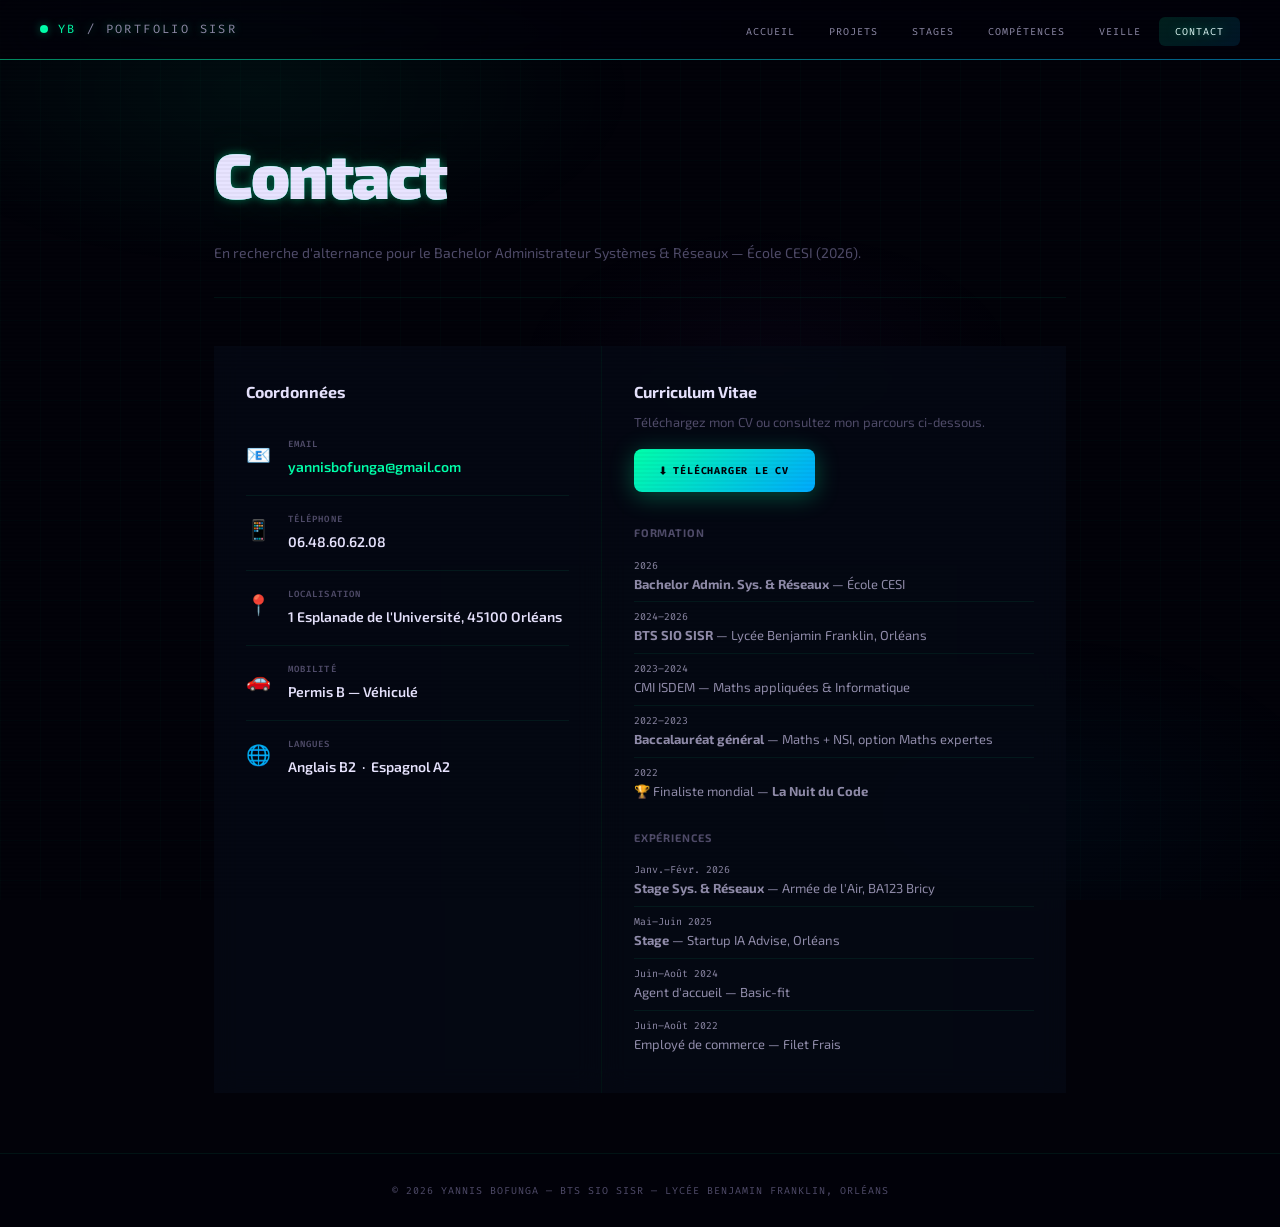
<file: contact.html>
<!DOCTYPE html>
<html lang="fr">
<head>
<meta charset="UTF-8"><meta name="viewport" content="width=device-width, initial-scale=1.0">
<title>Contact — Yannis BOFUNGA</title>
<link rel="preconnect" href="https://fonts.googleapis.com">
<link href="https://fonts.googleapis.com/css2?family=Inter:wght@400;500;600;700;800&family=JetBrains+Mono:wght@400;500&display=swap" rel="stylesheet">
<link rel="stylesheet" href="style.css">
</head>
<body><div class="scanlines"></div>
<nav>
  <div class="nav-brand">YB <span>/ Portfolio SISR</span></div>
  <ul class="nav-links">
    <li><a href="index.html">Accueil</a></li>
    <li><a href="projets.html">Projets</a></li>
    <li><a href="stage.html">Stages</a></li>
    <li><a href="competences.html">Compétences</a></li>
    <li><a href="veille.html">Veille</a></li>
    <li><a href="contact.html" class="active">Contact</a></li>
  </ul>
</nav>
<div class="container">
  <h1 class="page-title" data-text="Contact">Contact</h1>
  <p class="page-sub">En recherche d'alternance pour le Bachelor Administrateur Systèmes &amp; Réseaux — École CESI (2026).</p>

  <div class="contact-grid">
    <div class="contact-card">
      <h2 style="font-size:16px;font-weight:700;margin-bottom:16px">Coordonnées</h2>
      <div class="c-item">
        <div class="c-ico">📧</div>
        <div><div class="c-label">Email</div><div class="c-val"><a href="mailto:yannisbofunga@gmail.com">yannisbofunga@gmail.com</a></div></div>
      </div>
      <div class="c-item">
        <div class="c-ico">📱</div>
        <div><div class="c-label">Téléphone</div><div class="c-val">06.48.60.62.08</div></div>
      </div>
      <div class="c-item">
        <div class="c-ico">📍</div>
        <div><div class="c-label">Localisation</div><div class="c-val">1 Esplanade de l'Université, 45100 Orléans</div></div>
      </div>
      <div class="c-item">
        <div class="c-ico">🚗</div>
        <div><div class="c-label">Mobilité</div><div class="c-val">Permis B — Véhiculé</div></div>
      </div>
      <div class="c-item">
        <div class="c-ico">🌐</div>
        <div><div class="c-label">Langues</div><div class="c-val">Anglais B2 &nbsp;·&nbsp; Espagnol A2</div></div>
      </div>
    </div>

    <div class="contact-card">
      <h2 style="font-size:16px;font-weight:700;margin-bottom:6px">Curriculum Vitae</h2>
      <p style="font-size:13px;color:var(--muted);margin-bottom:16px">Téléchargez mon CV ou consultez mon parcours ci-dessous.</p>
      <a href="CVYannisBOFUNGA2.pdf" download class="btn btn-primary" style="margin-bottom:24px;display:inline-flex">⬇ Télécharger le CV</a>

      <div style="font-size:11px;font-weight:700;text-transform:uppercase;letter-spacing:.08em;color:var(--muted);margin-bottom:8px;margin-top:8px">Formation</div>
      <div style="font-size:13px;color:var(--ink2);padding:7px 0;border-bottom:1px solid var(--border);line-height:1.6"><span style="font-family:var(--mono);font-size:10px;color:var(--accent);display:block">2026</span><strong>Bachelor Admin. Sys. &amp; Réseaux</strong> — École CESI</div>
      <div style="font-size:13px;color:var(--ink2);padding:7px 0;border-bottom:1px solid var(--border);line-height:1.6"><span style="font-family:var(--mono);font-size:10px;color:var(--accent);display:block">2024–2026</span><strong>BTS SIO SISR</strong> — Lycée Benjamin Franklin, Orléans</div>
      <div style="font-size:13px;color:var(--ink2);padding:7px 0;border-bottom:1px solid var(--border);line-height:1.6"><span style="font-family:var(--mono);font-size:10px;color:var(--accent);display:block">2023–2024</span>CMI ISDEM — Maths appliquées &amp; Informatique</div>
      <div style="font-size:13px;color:var(--ink2);padding:7px 0;border-bottom:1px solid var(--border);line-height:1.6"><span style="font-family:var(--mono);font-size:10px;color:var(--accent);display:block">2022–2023</span><strong>Baccalauréat général</strong> — Maths + NSI, option Maths expertes</div>
      <div style="font-size:13px;color:var(--ink2);padding:7px 0;line-height:1.6"><span style="font-family:var(--mono);font-size:10px;color:var(--accent);display:block">2022</span>🏆 Finaliste mondial — <strong>La Nuit du Code</strong></div>

      <div style="font-size:11px;font-weight:700;text-transform:uppercase;letter-spacing:.08em;color:var(--muted);margin-bottom:8px;margin-top:20px">Expériences</div>
      <div style="font-size:13px;color:var(--ink2);padding:7px 0;border-bottom:1px solid var(--border);line-height:1.6"><span style="font-family:var(--mono);font-size:10px;color:var(--accent);display:block">Janv.–Févr. 2026</span><strong>Stage Sys. &amp; Réseaux</strong> — Armée de l'Air, BA123 Bricy</div>
      <div style="font-size:13px;color:var(--ink2);padding:7px 0;border-bottom:1px solid var(--border);line-height:1.6"><span style="font-family:var(--mono);font-size:10px;color:var(--accent);display:block">Mai–Juin 2025</span><strong>Stage</strong> — Startup IA Advise, Orléans</div>
      <div style="font-size:13px;color:var(--ink2);padding:7px 0;border-bottom:1px solid var(--border);line-height:1.6"><span style="font-family:var(--mono);font-size:10px;color:var(--accent);display:block">Juin–Août 2024</span>Agent d'accueil — Basic-fit</div>
      <div style="font-size:13px;color:var(--ink2);padding:7px 0;line-height:1.6"><span style="font-family:var(--mono);font-size:10px;color:var(--accent);display:block">Juin–Août 2022</span>Employé de commerce — Filet Frais</div>
    </div>
  </div>
</div>
<footer>© 2026 Yannis Bofunga — BTS SIO SISR — Lycée Benjamin Franklin, Orléans</footer>
</body>
</html>
</file>
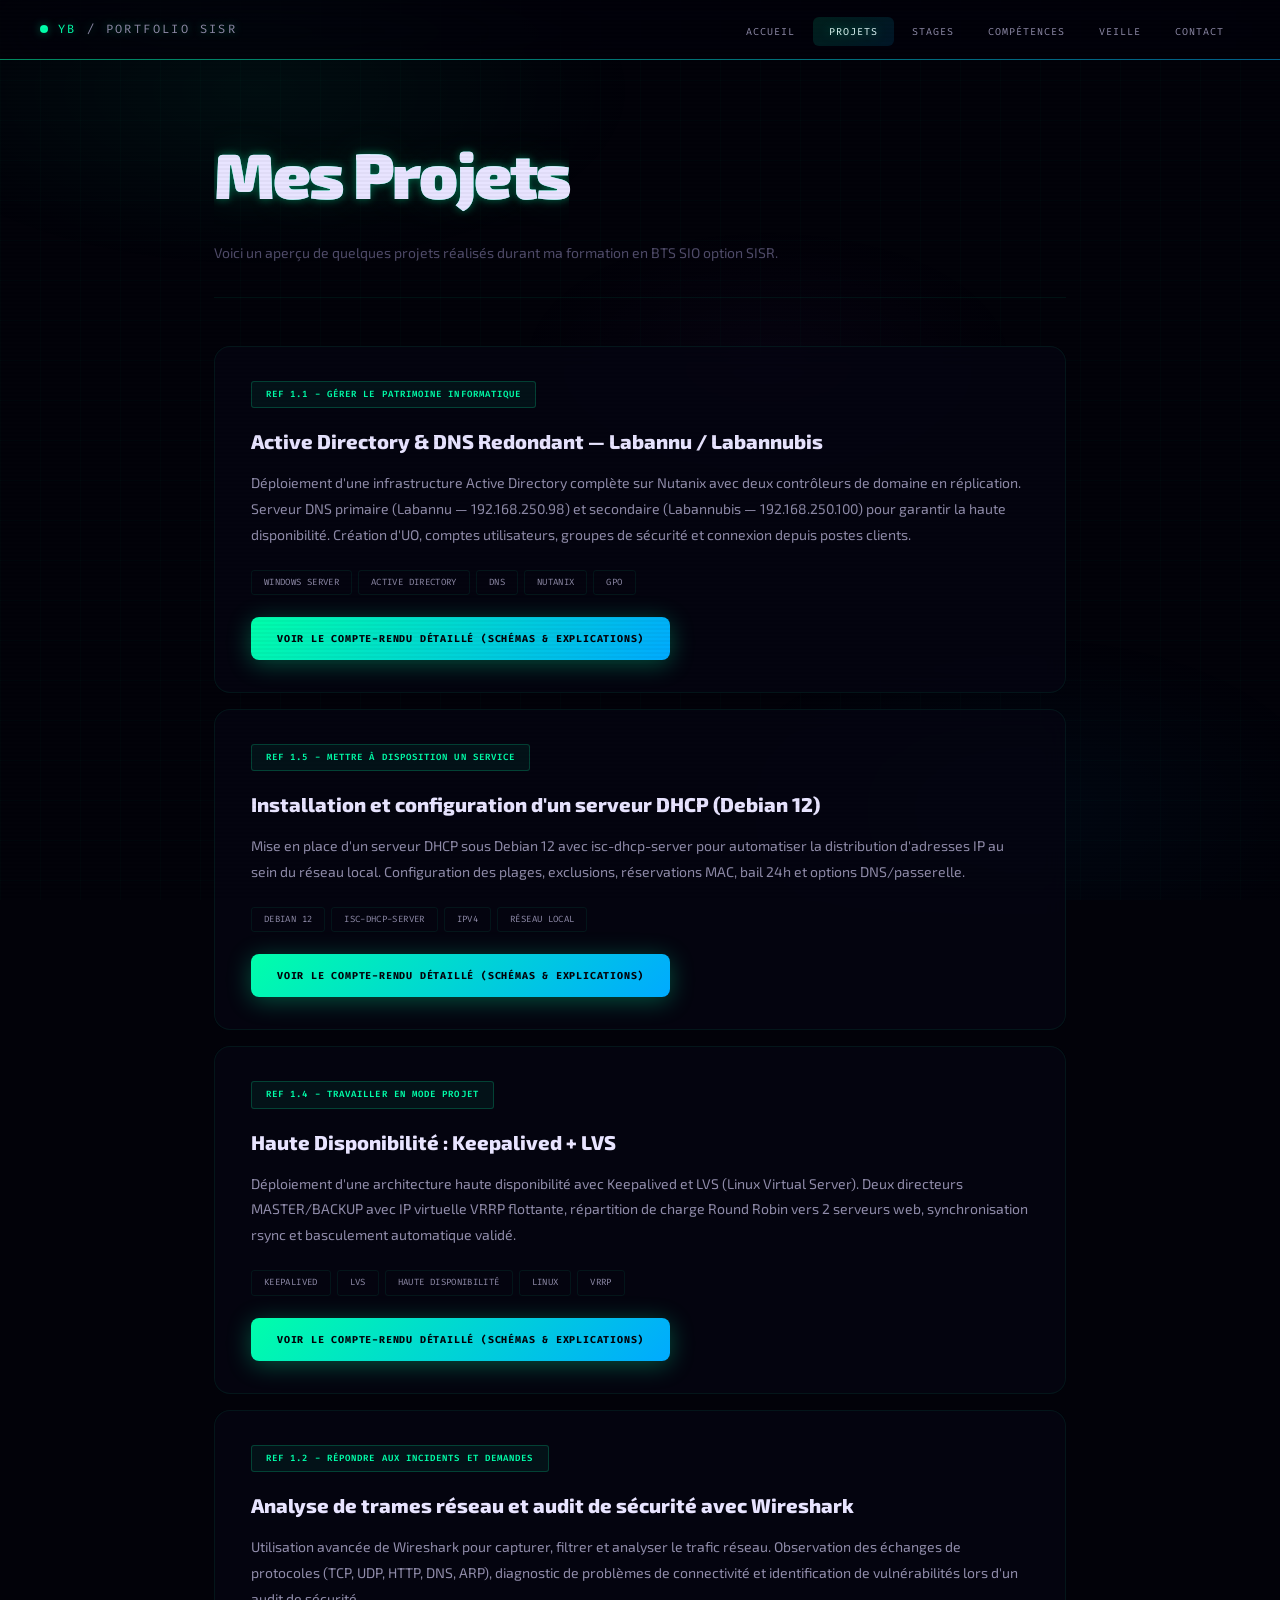
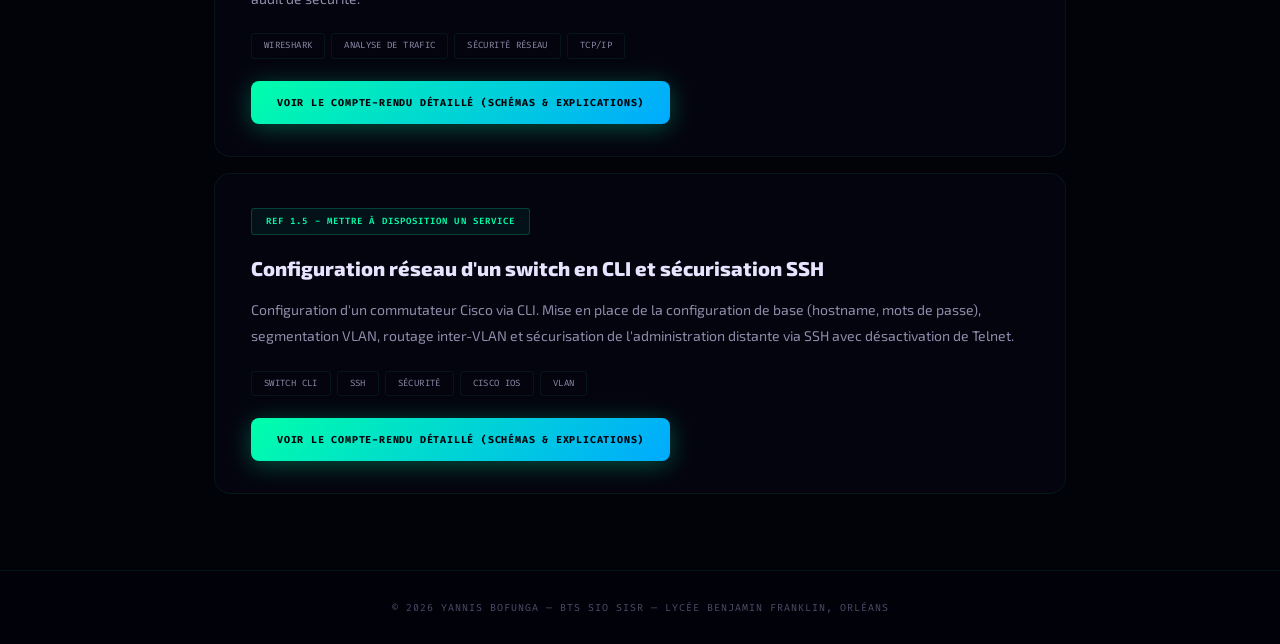
<file: projets.html>
<!DOCTYPE html><html lang="fr"><head><meta charset="UTF-8"><meta name="viewport" content="width=device-width, initial-scale=1.0"><title>Projets — Yannis BOFUNGA</title><link rel="stylesheet" href="style.css"></head><body><div class="scanlines"></div>
<nav><div class="nav-brand">YB <span>/ Portfolio SISR</span></div><ul class="nav-links"><li><a href="index.html">Accueil</a></li><li><a href="projets.html" class="active">Projets</a></li><li><a href="stage.html">Stages</a></li><li><a href="competences.html">Compétences</a></li><li><a href="veille.html">Veille</a></li><li><a href="contact.html">Contact</a></li></ul></nav>
<div class="container">
<h1 class="page-title" data-text="Mes Projets">Mes Projets</h1>
<p class="page-sub">Voici un aperçu de quelques projets réalisés durant ma formation en BTS SIO option SISR.</p>

<div class="project-card">
<span class="proj-ref">Ref 1.1 - Gérer le patrimoine informatique</span>
<h2 class="proj-title">Active Directory & DNS Redondant — Labannu / Labannubis</h2>
<p class="proj-desc">Déploiement d'une infrastructure Active Directory complète sur Nutanix avec deux contrôleurs de domaine en réplication. Serveur DNS primaire (Labannu — 192.168.250.98) et secondaire (Labannubis — 192.168.250.100) pour garantir la haute disponibilité. Création d'UO, comptes utilisateurs, groupes de sécurité et connexion depuis postes clients.</p>
<div class="proj-tags"><span class="tag">Windows Server</span><span class="tag">Active Directory</span><span class="tag">DNS</span><span class="tag">Nutanix</span><span class="tag">GPO</span></div>
<div class="proj-links"><a href="cr_ad.html" class="btn btn-primary">Voir le compte-rendu détaillé (Schémas & Explications)</a></div>
</div>

<div class="project-card">
<span class="proj-ref">Ref 1.5 - Mettre à disposition un service</span>
<h2 class="proj-title">Installation et configuration d'un serveur DHCP (Debian 12)</h2>
<p class="proj-desc">Mise en place d'un serveur DHCP sous Debian 12 avec isc-dhcp-server pour automatiser la distribution d'adresses IP au sein du réseau local. Configuration des plages, exclusions, réservations MAC, bail 24h et options DNS/passerelle.</p>
<div class="proj-tags"><span class="tag">Debian 12</span><span class="tag">isc-dhcp-server</span><span class="tag">IPv4</span><span class="tag">Réseau Local</span></div>
<div class="proj-links"><a href="cr_dhcp.html" class="btn btn-primary">Voir le compte-rendu détaillé (Schémas & Explications)</a></div>
</div>

<div class="project-card">
<span class="proj-ref">Ref 1.4 - Travailler en mode projet</span>
<h2 class="proj-title">Haute Disponibilité : Keepalived + LVS</h2>
<p class="proj-desc">Déploiement d'une architecture haute disponibilité avec Keepalived et LVS (Linux Virtual Server). Deux directeurs MASTER/BACKUP avec IP virtuelle VRRP flottante, répartition de charge Round Robin vers 2 serveurs web, synchronisation rsync et basculement automatique validé.</p>
<div class="proj-tags"><span class="tag">Keepalived</span><span class="tag">LVS</span><span class="tag">Haute Disponibilité</span><span class="tag">Linux</span><span class="tag">VRRP</span></div>
<div class="proj-links"><a href="cr_keepalived.html" class="btn btn-primary">Voir le compte-rendu détaillé (Schémas & Explications)</a></div>
</div>

<div class="project-card">
<span class="proj-ref">Ref 1.2 - Répondre aux incidents et demandes</span>
<h2 class="proj-title">Analyse de trames réseau et audit de sécurité avec Wireshark</h2>
<p class="proj-desc">Utilisation avancée de Wireshark pour capturer, filtrer et analyser le trafic réseau. Observation des échanges de protocoles (TCP, UDP, HTTP, DNS, ARP), diagnostic de problèmes de connectivité et identification de vulnérabilités lors d'un audit de sécurité.</p>
<div class="proj-tags"><span class="tag">Wireshark</span><span class="tag">Analyse de trafic</span><span class="tag">Sécurité Réseau</span><span class="tag">TCP/IP</span></div>
<div class="proj-links"><a href="cr_wireshark.html" class="btn btn-primary">Voir le compte-rendu détaillé (Schémas & Explications)</a></div>
</div>

<div class="project-card">
<span class="proj-ref">Ref 1.5 - Mettre à disposition un service</span>
<h2 class="proj-title">Configuration réseau d'un switch en CLI et sécurisation SSH</h2>
<p class="proj-desc">Configuration d'un commutateur Cisco via CLI. Mise en place de la configuration de base (hostname, mots de passe), segmentation VLAN, routage inter-VLAN et sécurisation de l'administration distante via SSH avec désactivation de Telnet.</p>
<div class="proj-tags"><span class="tag">Switch CLI</span><span class="tag">SSH</span><span class="tag">Sécurité</span><span class="tag">Cisco IOS</span><span class="tag">VLAN</span></div>
<div class="proj-links"><a href="cr_cisco.html" class="btn btn-primary">Voir le compte-rendu détaillé (Schémas & Explications)</a></div>
</div>

</div>
<footer>© 2026 Yannis Bofunga — BTS SIO SISR — Lycée Benjamin Franklin, Orléans</footer></body></html>
</file>
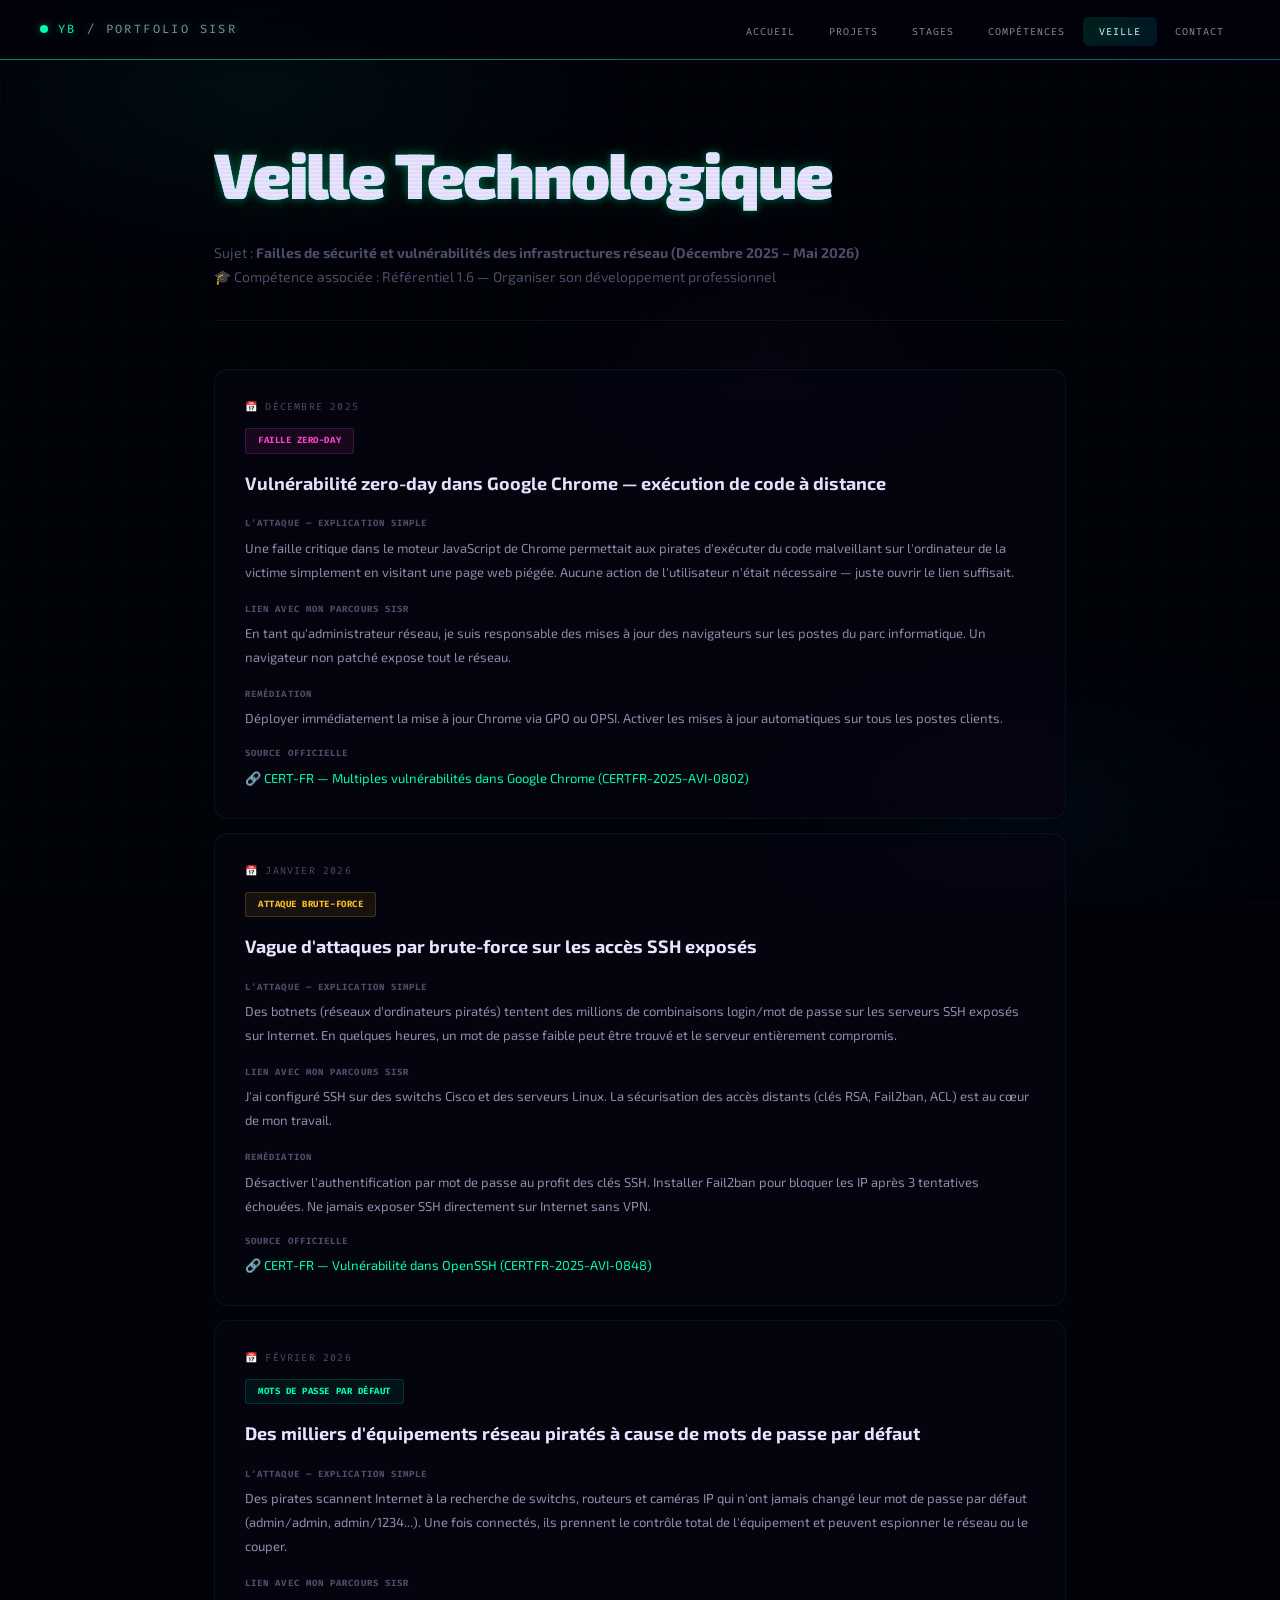
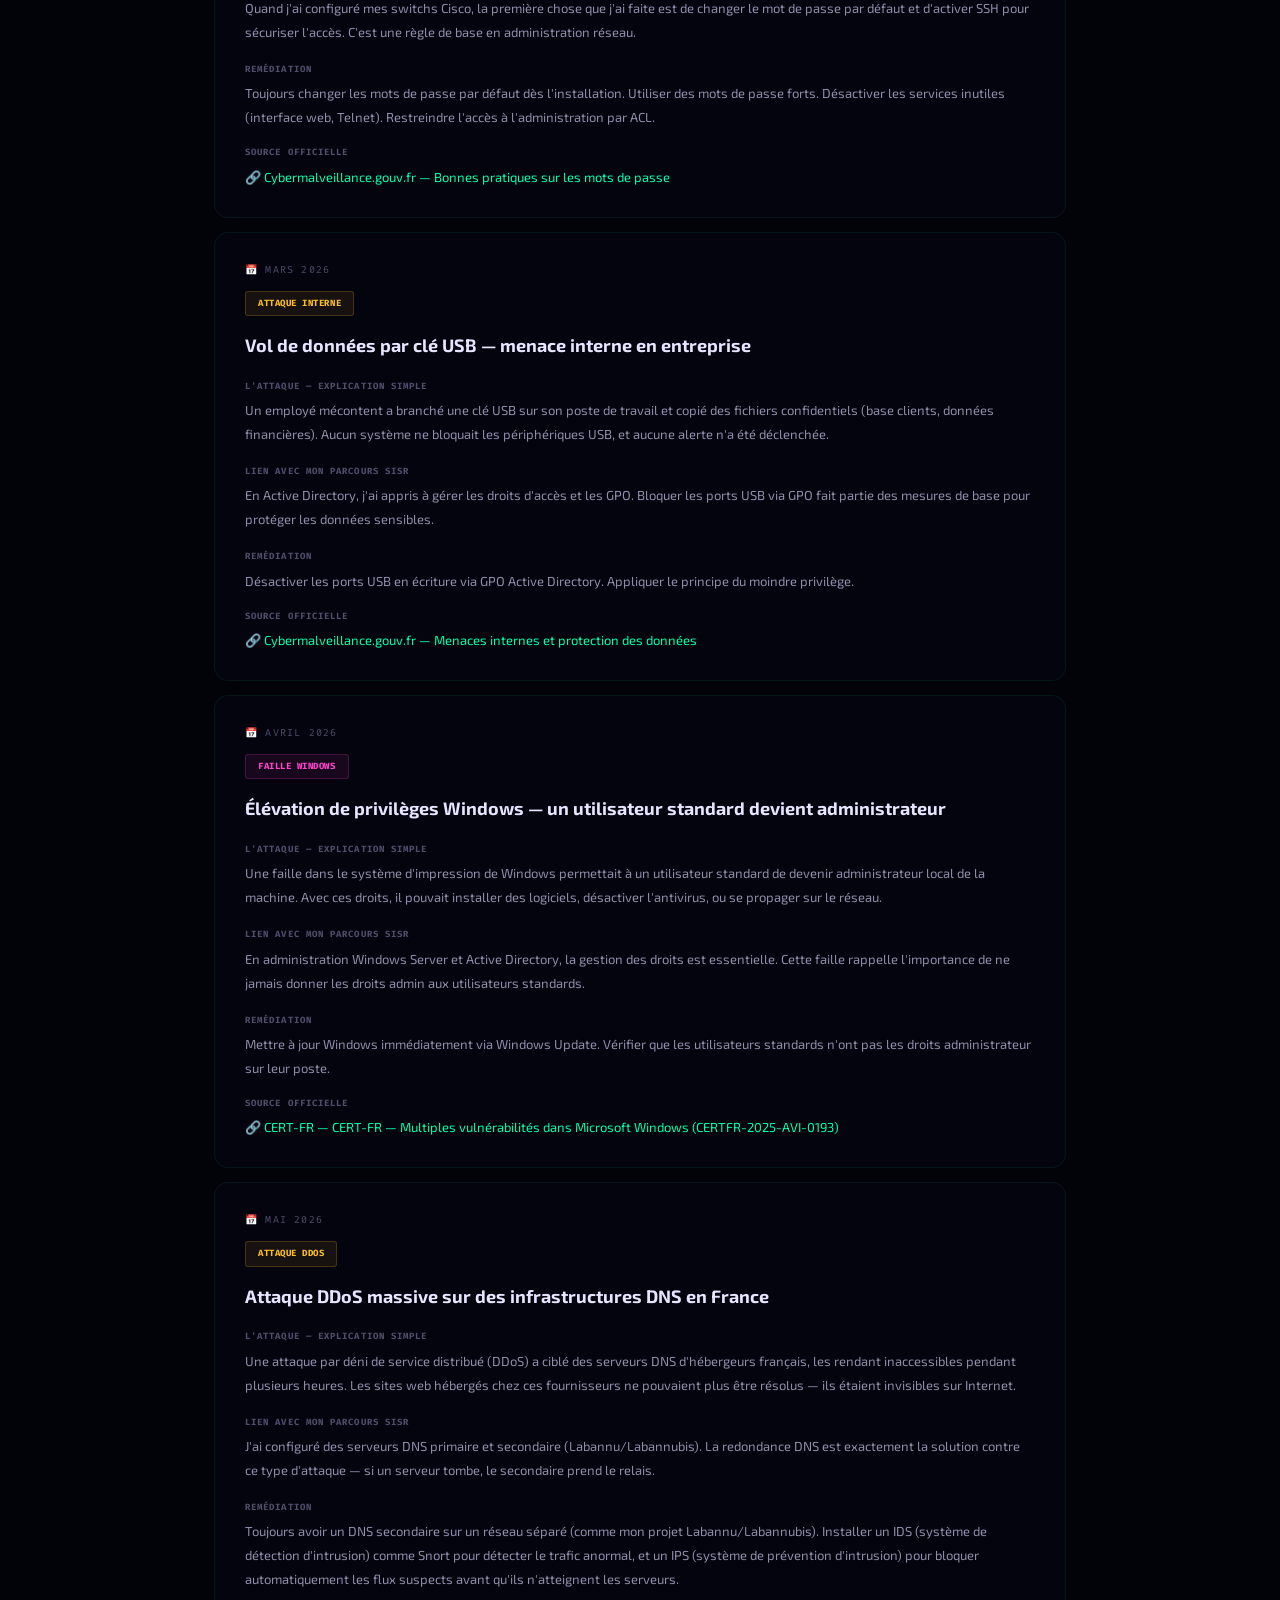
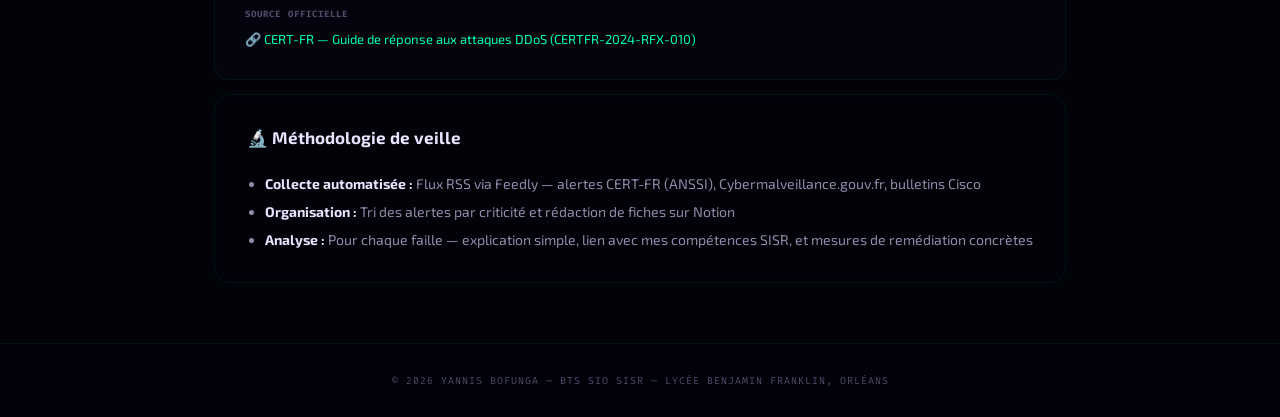
<file: veille.html>
<!DOCTYPE html><html lang="fr"><head><meta charset="UTF-8"><meta name="viewport" content="width=device-width, initial-scale=1.0"><title>Veille — Yannis BOFUNGA</title><link rel="stylesheet" href="style.css"></head><body><div class="scanlines"></div>
<nav><div class="nav-brand">YB <span>/ Portfolio SISR</span></div><ul class="nav-links"><li><a href="index.html">Accueil</a></li><li><a href="projets.html">Projets</a></li><li><a href="stage.html">Stages</a></li><li><a href="competences.html">Compétences</a></li><li><a href="veille.html" class="active">Veille</a></li><li><a href="contact.html">Contact</a></li></ul></nav>
<div class="container">
<h1 class="page-title" data-text="Veille Technologique">Veille Technologique</h1>
<p class="page-sub">Sujet : <strong>Failles de sécurité et vulnérabilités des infrastructures réseau (Décembre 2025 – Mai 2026)</strong><br>🎓 Compétence associée : Référentiel 1.6 — Organiser son développement professionnel</p>

<div class="veille-card">
<div class="veille-date">📅 Décembre 2025</div>
<span class="veille-type vuln">Faille Zero-Day</span>
<div class="veille-title">Vulnérabilité zero-day dans Google Chrome — exécution de code à distance</div>
<div class="veille-label">L'attaque — explication simple</div>
<div class="veille-text">Une faille critique dans le moteur JavaScript de Chrome permettait aux pirates d'exécuter du code malveillant sur l'ordinateur de la victime simplement en visitant une page web piégée. Aucune action de l'utilisateur n'était nécessaire — juste ouvrir le lien suffisait.</div>
<div class="veille-label">Lien avec mon parcours SISR</div>
<div class="veille-text">En tant qu'administrateur réseau, je suis responsable des mises à jour des navigateurs sur les postes du parc informatique. Un navigateur non patché expose tout le réseau.</div>
<div class="veille-label">Remédiation</div>
<div class="veille-text">Déployer immédiatement la mise à jour Chrome via GPO ou OPSI. Activer les mises à jour automatiques sur tous les postes clients.</div>
<div class="veille-label" style="margin-top:16px">Source officielle</div>
<div class="veille-text"><a href="https://www.cert.ssi.gouv.fr/avis/CERTFR-2025-AVI-0802/" target="_blank">🔗 CERT-FR — Multiples vulnérabilités dans Google Chrome (CERTFR-2025-AVI-0802)</a></div>
</div>

<div class="veille-card">
<div class="veille-date">📅 Janvier 2026</div>
<span class="veille-type attack">Attaque Brute-Force</span>
<div class="veille-title">Vague d'attaques par brute-force sur les accès SSH exposés</div>
<div class="veille-label">L'attaque — explication simple</div>
<div class="veille-text">Des botnets (réseaux d'ordinateurs piratés) tentent des millions de combinaisons login/mot de passe sur les serveurs SSH exposés sur Internet. En quelques heures, un mot de passe faible peut être trouvé et le serveur entièrement compromis.</div>
<div class="veille-label">Lien avec mon parcours SISR</div>
<div class="veille-text">J'ai configuré SSH sur des switchs Cisco et des serveurs Linux. La sécurisation des accès distants (clés RSA, Fail2ban, ACL) est au cœur de mon travail.</div>
<div class="veille-label">Remédiation</div>
<div class="veille-text">Désactiver l'authentification par mot de passe au profit des clés SSH. Installer Fail2ban pour bloquer les IP après 3 tentatives échouées. Ne jamais exposer SSH directement sur Internet sans VPN.</div>
<div class="veille-label" style="margin-top:16px">Source officielle</div>
<div class="veille-text"><a href="https://www.cert.ssi.gouv.fr/avis/CERTFR-2025-AVI-0848/" target="_blank">🔗 CERT-FR — Vulnérabilité dans OpenSSH (CERTFR-2025-AVI-0848)</a></div>
</div>

<div class="veille-card">
<div class="veille-date">📅 Février 2026</div>
<span class="veille-type faille">Mots de passe par défaut</span>
<div class="veille-title">Des milliers d'équipements réseau piratés à cause de mots de passe par défaut</div>
<div class="veille-label">L'attaque — explication simple</div>
<div class="veille-text">Des pirates scannent Internet à la recherche de switchs, routeurs et caméras IP qui n'ont jamais changé leur mot de passe par défaut (admin/admin, admin/1234...). Une fois connectés, ils prennent le contrôle total de l'équipement et peuvent espionner le réseau ou le couper.</div>
<div class="veille-label">Lien avec mon parcours SISR</div>
<div class="veille-text">Quand j'ai configuré mes switchs Cisco, la première chose que j'ai faite est de changer le mot de passe par défaut et d'activer SSH pour sécuriser l'accès. C'est une règle de base en administration réseau.</div>
<div class="veille-label">Remédiation</div>
<div class="veille-text">Toujours changer les mots de passe par défaut dès l'installation. Utiliser des mots de passe forts. Désactiver les services inutiles (interface web, Telnet). Restreindre l'accès à l'administration par ACL.</div>
<div class="veille-label" style="margin-top:16px">Source officielle</div>
<div class="veille-text"><a href="https://www.cybermalveillance.gouv.fr/tous-nos-contenus/bonnes-pratiques/mots-de-passe" target="_blank">🔗 Cybermalveillance.gouv.fr — Bonnes pratiques sur les mots de passe</a></div>
</div>

<div class="veille-card">
<div class="veille-date">📅 Mars 2026</div>
<span class="veille-type attack">Attaque Interne</span>
<div class="veille-title">Vol de données par clé USB — menace interne en entreprise</div>
<div class="veille-label">L'attaque — explication simple</div>
<div class="veille-text">Un employé mécontent a branché une clé USB sur son poste de travail et copié des fichiers confidentiels (base clients, données financières). Aucun système ne bloquait les périphériques USB, et aucune alerte n'a été déclenchée.</div>
<div class="veille-label">Lien avec mon parcours SISR</div>
<div class="veille-text">En Active Directory, j'ai appris à gérer les droits d'accès et les GPO. Bloquer les ports USB via GPO fait partie des mesures de base pour protéger les données sensibles.</div>
<div class="veille-label">Remédiation</div>
<div class="veille-text">Désactiver les ports USB en écriture via GPO Active Directory. Appliquer le principe du moindre privilège.</div>
<div class="veille-label" style="margin-top:16px">Source officielle</div>
<div class="veille-text"><a href="https://www.cybermalveillance.gouv.fr/" target="_blank">🔗 Cybermalveillance.gouv.fr — Menaces internes et protection des données</a></div>
</div>

<div class="veille-card">
<div class="veille-date">📅 Avril 2026</div>
<span class="veille-type vuln">Faille Windows</span>
<div class="veille-title">Élévation de privilèges Windows — un utilisateur standard devient administrateur</div>
<div class="veille-label">L'attaque — explication simple</div>
<div class="veille-text">Une faille dans le système d'impression de Windows permettait à un utilisateur standard de devenir administrateur local de la machine. Avec ces droits, il pouvait installer des logiciels, désactiver l'antivirus, ou se propager sur le réseau.</div>
<div class="veille-label">Lien avec mon parcours SISR</div>
<div class="veille-text">En administration Windows Server et Active Directory, la gestion des droits est essentielle. Cette faille rappelle l'importance de ne jamais donner les droits admin aux utilisateurs standards.</div>
<div class="veille-label">Remédiation</div>
<div class="veille-text">Mettre à jour Windows immédiatement via Windows Update. Vérifier que les utilisateurs standards n'ont pas les droits administrateur sur leur poste.</div>
<div class="veille-label" style="margin-top:16px">Source officielle</div>
<div class="veille-text"><a href="https://www.cert.ssi.gouv.fr/avis/CERTFR-2025-AVI-0193/" target="_blank">🔗 CERT-FR — CERT-FR — Multiples vulnérabilités dans Microsoft Windows (CERTFR-2025-AVI-0193)</a></div>
</div>

<div class="veille-card">
<div class="veille-date">📅 Mai 2026</div>
<span class="veille-type attack">Attaque DDoS</span>
<div class="veille-title">Attaque DDoS massive sur des infrastructures DNS en France</div>
<div class="veille-label">L'attaque — explication simple</div>
<div class="veille-text">Une attaque par déni de service distribué (DDoS) a ciblé des serveurs DNS d'hébergeurs français, les rendant inaccessibles pendant plusieurs heures. Les sites web hébergés chez ces fournisseurs ne pouvaient plus être résolus — ils étaient invisibles sur Internet.</div>
<div class="veille-label">Lien avec mon parcours SISR</div>
<div class="veille-text">J'ai configuré des serveurs DNS primaire et secondaire (Labannu/Labannubis). La redondance DNS est exactement la solution contre ce type d'attaque — si un serveur tombe, le secondaire prend le relais.</div>
<div class="veille-label">Remédiation</div>
<div class="veille-text">Toujours avoir un DNS secondaire sur un réseau séparé (comme mon projet Labannu/Labannubis). Installer un IDS (système de détection d'intrusion) comme Snort pour détecter le trafic anormal, et un IPS (système de prévention d'intrusion) pour bloquer automatiquement les flux suspects avant qu'ils n'atteignent les serveurs.</div>
<div class="veille-label" style="margin-top:16px">Source officielle</div>
<div class="veille-text"><a href="https://www.cert.ssi.gouv.fr/fiche/CERTFR-2024-RFX-010/" target="_blank">🔗 CERT-FR — Guide de réponse aux attaques DDoS (CERTFR-2024-RFX-010)</a></div>
</div>

<div style="background:var(--card);border:1px solid var(--border);border-radius:16px;padding:28px 32px;margin-top:8px;backdrop-filter:blur(10px)">
<h2 style="font-size:17px;font-weight:700;margin-bottom:18px;display:flex;align-items:center;gap:8px">🔬 Méthodologie de veille</h2>
<ul style="padding-left:18px">
<li style="font-size:14px;color:var(--ink2);line-height:2"><strong style="color:var(--ink)">Collecte automatisée :</strong> Flux RSS via Feedly — alertes CERT-FR (ANSSI), Cybermalveillance.gouv.fr, bulletins Cisco</li>
<li style="font-size:14px;color:var(--ink2);line-height:2"><strong style="color:var(--ink)">Organisation :</strong> Tri des alertes par criticité et rédaction de fiches sur Notion</li>
<li style="font-size:14px;color:var(--ink2);line-height:2"><strong style="color:var(--ink)">Analyse :</strong> Pour chaque faille — explication simple, lien avec mes compétences SISR, et mesures de remédiation concrètes</li>
</ul>
</div>

</div>
<footer>© 2026 Yannis Bofunga — BTS SIO SISR — Lycée Benjamin Franklin, Orléans</footer></body></html>
</file>
<file: style.css>
@import url('https://fonts.googleapis.com/css2?family=Exo+2:wght@300;400;500;600;700;800;900&family=Fira+Code:wght@400;500;600&display=swap');
*,*::before,*::after{box-sizing:border-box;margin:0;padding:0}
:root{
  --bg:#020209;--bg2:rgba(6,6,18,.8);--bg3:rgba(12,12,30,.6);
  --ink:#e8e4ff;--ink2:#908caa;--muted:#504c6a;
  --border:rgba(0,255,170,.07);--border2:rgba(0,255,170,.2);--border3:rgba(0,255,170,.4);
  --neon:#00ffaa;--neon2:#50ffcc;--neon-dim:rgba(0,255,170,.5);
  --neon-glow:0 0 10px rgba(0,255,170,.4),0 0 40px rgba(0,255,170,.12),0 0 80px rgba(0,255,170,.05);
  --blue:#00aaff;--pink:#ff44cc;--purple:#aa55ff;
  --gradient:linear-gradient(135deg,#00ffaa,#00aaff);
  --gradient2:linear-gradient(135deg,#ff44cc,#aa55ff,#00ffaa,#00aaff);
  --sans:'Exo 2',system-ui,sans-serif;--mono:'Fira Code',monospace;
}
html{scroll-behavior:smooth}
body{background:var(--bg);color:var(--ink);font-family:var(--sans);font-size:15px;line-height:1.7;overflow-x:hidden}

/* ══ INSANE ANIMATED BG ══ */
body::before{
  content:'';position:fixed;inset:0;z-index:0;pointer-events:none;
  background:
    radial-gradient(ellipse 60% 40% at 20% 10%,rgba(0,255,170,.05),transparent 50%),
    radial-gradient(ellipse 50% 40% at 80% 90%,rgba(0,170,255,.04),transparent 50%),
    radial-gradient(ellipse 40% 30% at 60% 40%,rgba(170,85,255,.03),transparent 50%);
  animation:bgMorph 10s ease-in-out infinite alternate
}
@keyframes bgMorph{
  0%{filter:hue-rotate(0deg) brightness(1)}
  50%{filter:hue-rotate(20deg) brightness(1.3)}
  100%{filter:hue-rotate(-10deg) brightness(1)}
}
body::after{
  content:'';position:fixed;inset:0;z-index:0;pointer-events:none;
  background-image:
    linear-gradient(rgba(0,255,170,.02) 1px,transparent 1px),
    linear-gradient(90deg,rgba(0,255,170,.02) 1px,transparent 1px);
  background-size:40px 40px;animation:gridScroll 30s linear infinite
}
@keyframes gridScroll{0%{transform:translate(0,0)}100%{transform:translate(40px,40px)}}

/* scanlines */
.scanlines{position:fixed;inset:0;z-index:999;pointer-events:none;
  background:repeating-linear-gradient(0deg,transparent,transparent 2px,rgba(0,0,0,.03) 2px,rgba(0,0,0,.03) 4px)}

a{color:var(--neon);text-decoration:none;transition:all .2s}
a:hover{color:#88ffdd;text-shadow:0 0 10px rgba(0,255,170,.4)}
code{font-family:var(--mono);font-size:11px;background:rgba(0,255,170,.08);padding:3px 8px;border-radius:4px;color:var(--neon)}
::selection{background:rgba(0,255,170,.25);color:#fff}

/* ══ NAV ══ */
nav{
  position:sticky;top:0;z-index:100;
  background:rgba(2,2,9,.7);backdrop-filter:blur(30px) saturate(2);
  border-bottom:1px solid var(--border);padding:0 40px;
  display:flex;align-items:center;justify-content:space-between;height:60px
}
nav::after{content:'';position:absolute;bottom:-1px;left:0;right:0;height:1px;background:var(--gradient);opacity:.5;animation:navGlow 3s ease-in-out infinite alternate}
@keyframes navGlow{0%{opacity:.3}100%{opacity:.8}}
.nav-brand{font-family:var(--mono);font-size:12px;color:var(--neon);letter-spacing:.2em;text-transform:uppercase;text-shadow:var(--neon-glow);display:flex;align-items:center;gap:10px}
.nav-brand::before{content:'';width:8px;height:8px;background:var(--neon);border-radius:50%;box-shadow:var(--neon-glow);animation:pulse 1.5s ease-in-out infinite}
@keyframes pulse{0%,100%{transform:scale(1);opacity:1}50%{transform:scale(1.4);opacity:.5}}
.nav-brand span{color:var(--ink2);font-weight:400}
.nav-links{display:flex;gap:2px;list-style:none}
.nav-links a{
  font-family:var(--mono);font-size:10px;color:var(--ink2);padding:8px 16px;border-radius:6px;
  letter-spacing:.1em;text-transform:uppercase;transition:all .3s;position:relative;overflow:hidden
}
.nav-links a::before{content:'';position:absolute;inset:0;background:var(--gradient);opacity:0;transition:opacity .3s;border-radius:6px}
.nav-links a:hover,.nav-links a.active{color:#fff;text-decoration:none;text-shadow:0 0 10px rgba(0,255,170,.5)}
.nav-links a:hover::before,.nav-links a.active::before{opacity:.12}

.container{max-width:900px;margin:0 auto;padding:60px 24px;position:relative;z-index:1}

/* ══ PAGE TITLE — GLITCH ══ */
.page-title{
  font-size:clamp(42px,7vw,64px);font-weight:900;letter-spacing:-.03em;
  color:var(--ink);position:relative;display:inline-block;margin-bottom:12px
}
.page-title::before,.page-title::after{
  content:attr(data-text);position:absolute;top:0;left:0;width:100%;height:100%;
  overflow:hidden
}
.page-title::before{color:var(--neon);z-index:-1;animation:glitch1 3s infinite;text-shadow:var(--neon-glow)}
.page-title::after{color:var(--pink);z-index:-2;animation:glitch2 3s infinite}
@keyframes glitch1{0%,95%{clip-path:none;transform:none}96%{clip-path:polygon(0 20%,100% 20%,100% 40%,0 40%);transform:translateX(-3px)}98%{clip-path:polygon(0 60%,100% 60%,100% 80%,0 80%);transform:translateX(3px)}100%{clip-path:none;transform:none}}
@keyframes glitch2{0%,95%{clip-path:none;transform:none}97%{clip-path:polygon(0 40%,100% 40%,100% 60%,0 60%);transform:translateX(4px)}99%{clip-path:polygon(0 10%,100% 10%,100% 30%,0 30%);transform:translateX(-2px)}100%{clip-path:none;transform:none}}
.page-sub{font-size:14px;color:var(--muted);margin-bottom:48px;padding-bottom:32px;border-bottom:1px solid var(--border)}

/* ══ HERO ══ */
.hero{
  background:var(--bg2);border:1px solid var(--border);border-radius:20px;
  padding:48px;margin-bottom:30px;display:flex;gap:36px;align-items:flex-start;
  position:relative;overflow:hidden;backdrop-filter:blur(16px)
}
.hero::before{content:'';position:absolute;top:-100px;right:-80px;width:400px;height:400px;background:radial-gradient(circle,rgba(0,255,170,.08),transparent 55%);animation:orbFloat 8s ease-in-out infinite;pointer-events:none}
.hero::after{content:'';position:absolute;bottom:-80px;left:-60px;width:300px;height:300px;background:radial-gradient(circle,rgba(0,170,255,.06),transparent 55%);animation:orbFloat 12s ease-in-out infinite reverse;pointer-events:none}
@keyframes orbFloat{0%,100%{transform:translate(0,0)}50%{transform:translate(25px,-20px)}}
.hero-avatar{
  width:72px;height:72px;border-radius:16px;flex-shrink:0;position:relative;
  background:var(--gradient);color:var(--bg);
  display:flex;align-items:center;justify-content:center;
  font-family:var(--mono);font-size:22px;font-weight:700;
  box-shadow:var(--neon-glow);animation:avatarFloat 4s ease-in-out infinite
}
@keyframes avatarFloat{0%,100%{transform:translateY(0);box-shadow:var(--neon-glow)}50%{transform:translateY(-6px);box-shadow:0 0 20px rgba(0,255,170,.5),0 0 60px rgba(0,255,170,.2),0 15px 30px rgba(0,0,0,.3)}}
.hero-name{font-size:30px;font-weight:900;letter-spacing:-.03em;margin-bottom:6px}
.hero-role{font-family:var(--mono);font-size:11px;color:var(--neon);letter-spacing:.15em;text-transform:uppercase;margin-bottom:16px;text-shadow:0 0 15px rgba(0,255,170,.3)}
.hero-desc{font-size:14px;color:var(--ink2);line-height:1.85;position:relative;z-index:2}
.hero-pills{display:flex;flex-wrap:wrap;gap:7px;margin-top:20px;position:relative;z-index:2}
.pill{
  font-family:var(--mono);font-size:9px;font-weight:600;padding:5px 14px;border-radius:100px;
  letter-spacing:.08em;text-transform:uppercase;
  background:rgba(0,255,170,.05);color:var(--neon-dim);border:1px solid rgba(0,255,170,.15);
  transition:all .3s;cursor:default
}
.pill:hover{border-color:var(--neon);color:var(--neon);box-shadow:var(--neon-glow);transform:translateY(-3px) scale(1.05)}
.grid-2{display:grid;grid-template-columns:1fr 1fr;gap:14px;margin-bottom:18px}
.stat-card{
  background:var(--bg2);border:1px solid var(--border);border-radius:14px;padding:24px;
  backdrop-filter:blur(12px);transition:all .35s;position:relative;overflow:hidden
}
.stat-card::before{content:'';position:absolute;inset:-1px;border-radius:15px;background:var(--gradient);opacity:0;transition:opacity .4s;z-index:-1}
.stat-card:hover{transform:translateY(-5px) scale(1.02)}.stat-card:hover::before{opacity:.15}
.stat-num{font-family:var(--mono);font-size:36px;font-weight:700;color:var(--neon);text-shadow:var(--neon-glow);line-height:1}
.stat-label{font-family:var(--mono);font-size:10px;color:var(--muted);letter-spacing:.1em;text-transform:uppercase;margin-top:6px}

/* ══ ANIMATED BORDER CARDS ══ */
@keyframes borderRotate{0%{background-position:0% 50%}50%{background-position:100% 50%}100%{background-position:0% 50%}}
.project-card,.cr-section,.comp-card,.veille-card{
  background:var(--bg2);border:1px solid var(--border);border-radius:16px;
  backdrop-filter:blur(12px);transition:all .4s;position:relative;overflow:hidden
}
.project-card::before,.comp-card::before,.veille-card::before{
  content:'';position:absolute;inset:-1px;border-radius:17px;z-index:-1;
  background:linear-gradient(135deg,var(--neon),var(--blue),var(--purple),var(--pink),var(--neon));
  background-size:400% 400%;opacity:0;transition:opacity .4s;animation:borderRotate 6s linear infinite
}
.project-card:hover,.comp-card:hover,.veille-card:hover{
  transform:translateY(-5px);box-shadow:0 20px 60px rgba(0,0,0,.4),var(--neon-glow)
}
.project-card:hover::before,.comp-card:hover::before,.veille-card:hover::before{opacity:.6}

.project-card{padding:32px 36px;margin-bottom:16px}
.proj-ref{font-family:var(--mono);font-size:9px;font-weight:600;letter-spacing:.12em;text-transform:uppercase;color:var(--neon);background:rgba(0,255,170,.06);padding:5px 14px;border-radius:3px;display:inline-block;margin-bottom:16px;border:1px solid rgba(0,255,170,.2)}
.proj-title{font-size:20px;font-weight:800;margin-bottom:12px}
.proj-desc{font-size:14px;color:var(--ink2);line-height:1.85;margin-bottom:22px}
.proj-tags{display:flex;flex-wrap:wrap;gap:6px;margin-bottom:22px}
.tag{font-family:var(--mono);font-size:9px;padding:4px 12px;border:1px solid var(--border);border-radius:3px;color:var(--ink2);letter-spacing:.04em;text-transform:uppercase;transition:all .2s}
.tag:hover{border-color:var(--neon);color:var(--neon)}
.proj-links{display:flex;gap:12px}
.btn{
  display:inline-flex;align-items:center;gap:8px;font-family:var(--mono);font-size:10px;font-weight:600;
  letter-spacing:.08em;text-transform:uppercase;
  padding:13px 26px;border-radius:8px;transition:all .3s;cursor:pointer;border:none;text-decoration:none;
  position:relative;overflow:hidden
}
.btn-primary{background:var(--gradient);color:var(--bg);box-shadow:0 4px 24px rgba(0,255,170,.3);font-weight:700}
.btn-primary::before{content:'';position:absolute;top:0;left:-100%;width:50%;height:100%;background:linear-gradient(90deg,transparent,rgba(255,255,255,.3),transparent);transition:left .5s}
.btn-primary:hover::before{left:150%}
.btn-primary:hover{transform:translateY(-3px) scale(1.03);box-shadow:0 10px 40px rgba(0,255,170,.5);text-decoration:none;color:var(--bg)}
.btn-outline{background:transparent;color:var(--ink2);border:1px solid var(--border)}
.btn-outline:hover{border-color:var(--neon);color:var(--neon);text-decoration:none;box-shadow:var(--neon-glow)}

/* ══ CR ══ */
.cr-header{background:var(--bg2);border:1px solid var(--border);border-radius:18px;padding:36px 40px;margin-bottom:24px;position:relative;overflow:hidden;backdrop-filter:blur(16px)}
.cr-header::before{content:'';position:absolute;top:-60px;right:-40px;width:250px;height:250px;background:radial-gradient(circle,rgba(0,255,170,.08),transparent 55%);pointer-events:none}
.cr-header::after{content:'';position:absolute;bottom:0;left:0;right:0;height:2px;background:var(--gradient2);animation:borderRotate 6s linear infinite;background-size:400% 400%}
.cr-back{font-size:13px;color:var(--muted);margin-bottom:18px;position:relative;z-index:1}.cr-back a{color:var(--neon)}
.cr-title{font-size:clamp(24px,4vw,36px);font-weight:900;letter-spacing:-.02em;margin-bottom:8px;position:relative;z-index:1}
.cr-meta{font-family:var(--mono);font-size:11px;color:var(--muted);letter-spacing:.05em;position:relative;z-index:1}
.cr-section{border-radius:14px;padding:28px 32px;margin-bottom:14px}
.cr-section h2{font-size:16px;font-weight:700;margin-bottom:18px;padding-bottom:12px;border-bottom:1px solid var(--border);display:flex;align-items:center;gap:8px}
.cr-section p{font-size:14px;color:var(--ink2);line-height:1.85;margin-bottom:12px}
.cr-section ul{padding-left:18px}.cr-section li{font-size:14px;color:var(--ink2);line-height:1.95}
.ip-table{background:rgba(0,10,5,.7);border:1px solid var(--border);border-radius:8px;padding:20px 24px;font-family:var(--mono);font-size:11px;line-height:2.2;margin:16px 0;color:var(--ink2)}
.ip-table .b{color:var(--neon);font-weight:700}.ip-table .g{color:#34d399;font-weight:700}.ip-table .o{color:#fbbf24;font-weight:700}
.mermaid{margin:20px 0;text-align:center;background:rgba(0,10,5,.5);border:1px solid var(--border);border-radius:10px;padding:28px 16px}

.screenshot-grid{display:grid;grid-template-columns:1fr 1fr;gap:12px;margin:16px 0}
.scr-item{border:1px solid var(--border);border-radius:10px;overflow:hidden;cursor:pointer;transition:all .35s;background:rgba(0,10,5,.5)}
.scr-item:hover{border-color:var(--neon);box-shadow:var(--neon-glow);transform:translateY(-5px) scale(1.02)}
.scr-item img{width:100%;display:block;aspect-ratio:16/9;object-fit:cover;opacity:.7;transition:all .4s}.scr-item:hover img{opacity:1;transform:scale(1.05)}
.scr-cap{padding:10px 14px;font-size:10px;color:var(--muted);border-top:1px solid var(--border);font-family:var(--mono)}

/* ══ STAGE ══ */
.stage-card{background:var(--bg2);border:1px solid var(--border);border-radius:18px;overflow:hidden;margin-bottom:16px;backdrop-filter:blur(12px);transition:all .3s;position:relative}
.stage-card::before{content:'';position:absolute;top:0;left:0;width:3px;height:100%;background:var(--gradient);opacity:.6;transition:all .3s}
.stage-card:hover{border-color:var(--border2)}.stage-card:hover::before{opacity:1;box-shadow:0 0 20px var(--neon);width:4px}
.stage-head{padding:28px 30px;border-bottom:1px solid var(--border);position:relative}
.stage-annee{font-family:var(--mono);font-size:10px;font-weight:600;text-transform:uppercase;letter-spacing:.15em;color:var(--neon);margin-bottom:10px;text-shadow:0 0 10px rgba(0,255,170,.3)}
.stage-title{font-size:22px;font-weight:800;margin-bottom:5px}
.stage-org{font-family:var(--mono);font-size:12px;color:var(--ink2);margin-bottom:10px}
.stage-context{font-size:13px;color:var(--ink2);line-height:1.85;padding:16px 20px;background:rgba(0,10,5,.5);border-radius:8px;border-left:2px solid var(--neon)}
.stage-body{padding:28px 30px}
.mission{display:flex;gap:16px;margin-bottom:22px;padding-bottom:22px;border-bottom:1px solid var(--border)}
.mission:last-child{border-bottom:none;margin-bottom:0;padding-bottom:0}
.mission-ico{font-size:24px;min-width:32px;margin-top:2px}
.mission-t{font-size:16px;font-weight:700;margin-bottom:5px}
.mission-d{font-size:13px;color:var(--ink2);line-height:1.85}.mission-d code{font-size:10px}

/* ══ COMP ══ */
.comp-card{border-radius:14px;padding:28px 30px;margin-bottom:14px}
.comp-ref{font-family:var(--mono);font-size:9px;font-weight:700;letter-spacing:.1em;text-transform:uppercase;color:var(--bg);background:var(--gradient);padding:6px 16px;border-radius:3px;display:inline-block;margin-bottom:14px;box-shadow:0 4px 16px rgba(0,255,170,.3)}
.comp-title{font-size:18px;font-weight:700;margin-bottom:10px}
.comp-bullets{padding-left:16px;margin-bottom:18px}.comp-bullets li{font-size:13px;color:var(--ink2);line-height:1.9}
.comp-assoc{background:rgba(0,255,170,.04);border:1px solid rgba(0,255,170,.12);border-radius:8px;padding:16px 20px;font-size:13px;color:var(--ink2)}.comp-assoc strong{color:var(--neon)}
.comp-link{font-size:13px;margin-top:10px}

/* ══ VEILLE ══ */
.veille-card{border-radius:14px;padding:28px 30px;margin-bottom:14px}
.veille-date{font-family:var(--mono);font-size:10px;color:var(--muted);text-transform:uppercase;letter-spacing:.12em;margin-bottom:10px}
.veille-type{font-family:var(--mono);font-size:9px;font-weight:700;padding:4px 12px;border-radius:3px;display:inline-block;margin-bottom:14px;letter-spacing:.06em;text-transform:uppercase}
.veille-type.vuln{background:rgba(255,68,204,.08);color:var(--pink);border:1px solid rgba(255,68,204,.2)}
.veille-type.attack{background:rgba(251,191,36,.08);color:#fbbf24;border:1px solid rgba(251,191,36,.2)}
.veille-type.faille{background:rgba(0,255,170,.06);color:var(--neon);border:1px solid rgba(0,255,170,.15)}
.veille-title{font-size:18px;font-weight:700;margin-bottom:14px}
.veille-label{font-family:var(--mono);font-size:9px;font-weight:700;text-transform:uppercase;letter-spacing:.12em;color:var(--muted);margin-bottom:4px;margin-top:18px}
.veille-text{font-size:13px;color:var(--ink2);line-height:1.85}

/* ══ CONTACT ══ */
.contact-grid{display:grid;grid-template-columns:1fr 1.2fr;gap:1px;background:var(--border)}
.contact-card{background:var(--bg2);padding:32px;backdrop-filter:blur(12px)}
.c-item{display:flex;gap:14px;padding:16px 0;border-bottom:1px solid var(--border);align-items:flex-start}
.c-item:last-of-type{border-bottom:none}
.c-ico{font-size:20px;min-width:28px}
.c-label{font-family:var(--mono);font-size:9px;font-weight:600;text-transform:uppercase;letter-spacing:.12em;color:var(--muted);margin-bottom:3px}
.c-val{font-size:14px;font-weight:600}
.cv-sec{font-family:var(--mono);font-size:9px;font-weight:700;text-transform:uppercase;letter-spacing:.15em;color:var(--neon);margin-top:24px;margin-bottom:8px;padding-bottom:6px;border-bottom:1px solid var(--border);text-shadow:0 0 10px rgba(0,255,170,.2)}
.cv-row{font-size:13px;color:var(--ink2);padding:9px 0;border-bottom:1px solid var(--border);line-height:1.7}
.cv-row strong{color:var(--ink);font-weight:600}
.cv-row .yr{font-family:var(--mono);font-size:10px;color:var(--neon);display:block;margin-bottom:2px}

/* accordion */
details{margin-bottom:8px}
details summary{cursor:pointer;font-size:13px;font-weight:600;padding:14px 20px;background:var(--bg3);border:1px solid var(--border);border-radius:8px;list-style:none;display:flex;align-items:center;gap:10px;color:var(--ink);transition:all .25s;backdrop-filter:blur(10px)}
details summary::-webkit-details-marker{display:none}
details summary::before{content:'▸';color:var(--neon);transition:transform .25s}
details[open] summary::before{transform:rotate(90deg)}
details[open] summary{border-color:var(--border3);background:rgba(0,255,170,.04);box-shadow:0 0 20px rgba(0,255,170,.06)}
details .detail-body{padding:20px;border:1px solid var(--border);border-top:none;border-radius:0 0 8px 8px;font-size:13px;color:var(--ink2);line-height:1.9;background:var(--bg3)}

/* terminal */
.terminal{background:#050510;border:1px solid rgba(0,255,170,.15);border-radius:10px;overflow:hidden;margin:20px 0;font-family:var(--mono);font-size:11px;line-height:1.9}
.terminal-bar{background:rgba(0,255,170,.05);padding:8px 14px;display:flex;align-items:center;gap:6px;border-bottom:1px solid rgba(0,255,170,.1)}
.terminal-dot{width:10px;height:10px;border-radius:50%}.terminal-dot.r{background:#ff5f57}.terminal-dot.y{background:#febc2e}.terminal-dot.g{background:#28c840}
.terminal-title{color:var(--muted);font-size:10px;margin-left:10px;letter-spacing:.05em}
.terminal-body{padding:18px 20px;color:#88aa99;overflow-x:auto}
.terminal-body .prompt{color:var(--neon)}.terminal-body .cmd{color:#fff;font-weight:700}
.terminal-body .comment{color:#445;font-style:italic}.terminal-body .highlight{color:var(--neon)}.terminal-body .cyan{color:var(--blue)}
.terminal-body::after{content:'█';color:var(--neon);animation:cursorBlink 1s step-end infinite}
@keyframes cursorBlink{0%,100%{opacity:1}50%{opacity:0}}

.lightbox{display:none;position:fixed;inset:0;background:rgba(2,2,9,.96);z-index:500;align-items:center;justify-content:center}
.lightbox.open{display:flex}.lightbox img{max-width:92vw;max-height:88vh;object-fit:contain;border-radius:8px;border:1px solid var(--border2);box-shadow:var(--neon-glow)}
.lb-close{position:absolute;top:24px;right:32px;color:#fff;font-size:28px;cursor:pointer;background:none;border:none}

footer{border-top:1px solid var(--border);padding:28px 40px;text-align:center;font-family:var(--mono);font-size:10px;color:var(--muted);letter-spacing:.1em;text-transform:uppercase;background:rgba(2,2,9,.8)}

/* ══ ANIMATIONS ══ */
.project-card,.stat-card,.stage-card,.comp-card,.veille-card,.cr-section{animation:slideUp .6s ease-out both}
.project-card:nth-child(2),.comp-card:nth-child(2),.veille-card:nth-child(2){animation-delay:.08s}
.project-card:nth-child(3),.comp-card:nth-child(3),.veille-card:nth-child(3){animation-delay:.16s}
.project-card:nth-child(4),.comp-card:nth-child(4),.veille-card:nth-child(4){animation-delay:.24s}
.project-card:nth-child(5),.comp-card:nth-child(5),.veille-card:nth-child(5){animation-delay:.32s}
.project-card:nth-child(6),.comp-card:nth-child(6),.veille-card:nth-child(6){animation-delay:.4s}
@keyframes slideUp{from{opacity:0;transform:translateY(30px)}to{opacity:1;transform:translateY(0)}}

@media(max-width:700px){.grid-2,.contact-grid,.screenshot-grid{grid-template-columns:1fr}nav{padding:0 16px}.nav-links{display:none}.container{padding:40px 16px}.hero{flex-direction:column;padding:32px}}
</file>
